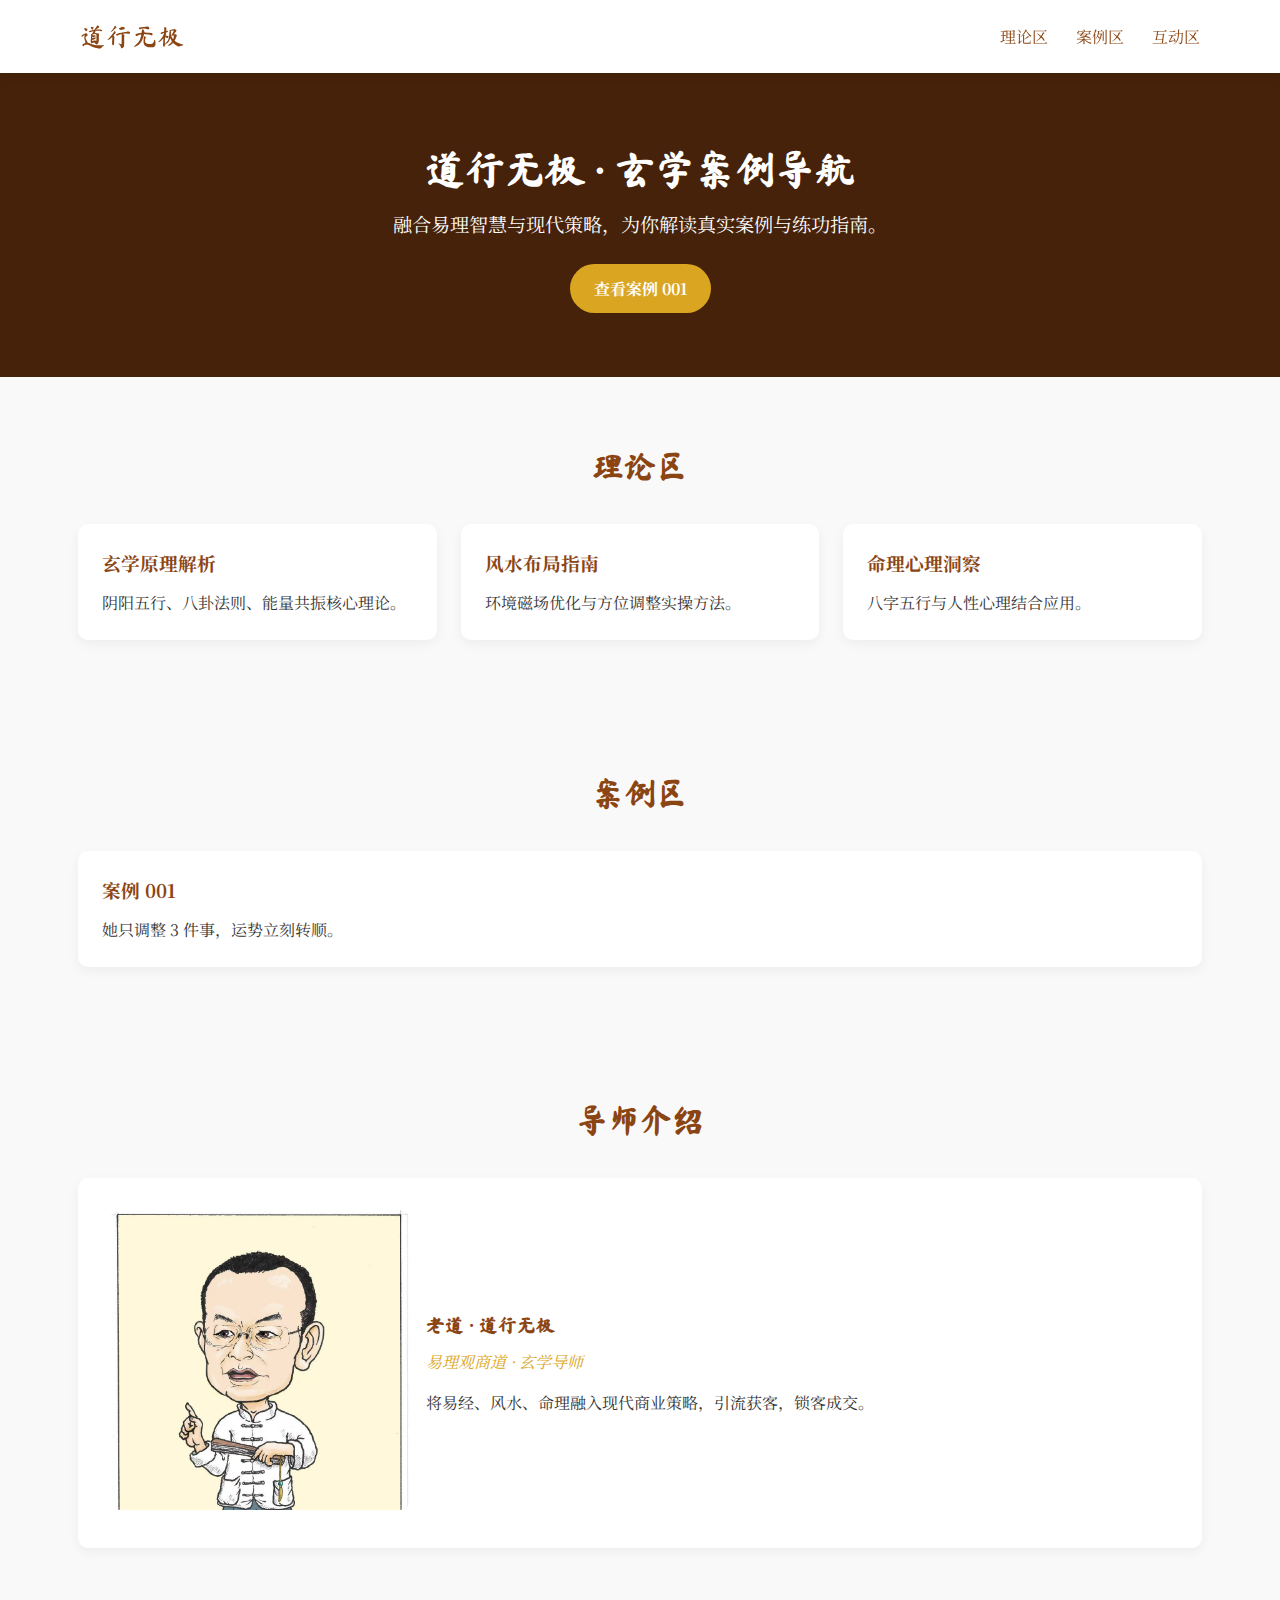
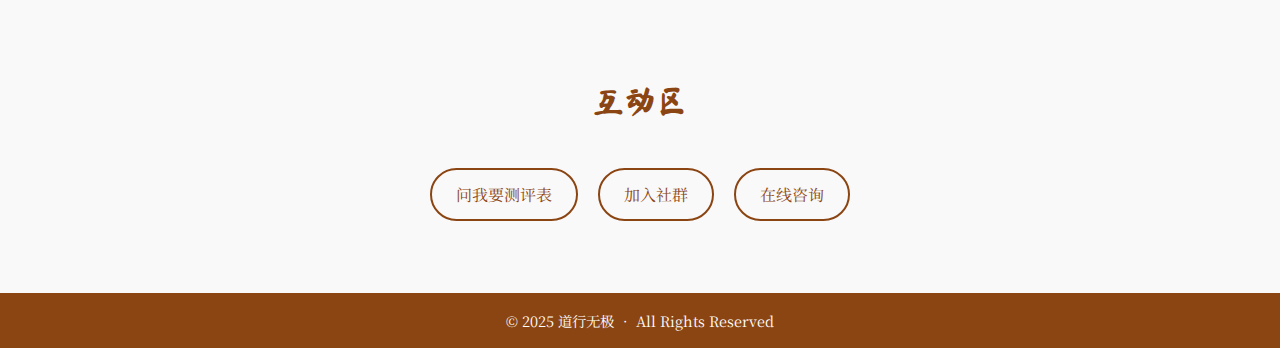
<file: index.html>
<!DOCTYPE html>
<html lang="zh-CN">
<head>
  <meta charset="UTF-8">
  <meta name="viewport" content="width=device-width, initial-scale=1.0">
  <title>道行无极 · 案例 & 理论 & 互动</title>
  <link rel="stylesheet" href="style.css">
  <link rel="preconnect" href="https://fonts.gstatic.com">
  <link href="https://fonts.googleapis.com/css2?family=Noto+Serif+SC&family=Ma+Shan+Zheng&display=swap" rel="stylesheet">
</head>
<body>
  <header>
    <div class="container nav">
      <div class="logo">道行无极</div>
      <nav class="nav-links">
        <a href="#theory">理论区</a>
        <a href="#cases">案例区</a>
        <a href="#interactive">互动区</a>
      </nav>
    </div>
  </header>

  <section class="hero">
    <div class="container hero-content">
      <h1>道行无极 · 玄学案例导航</h1>
      <p>融合易理智慧与现代策略，为你解读真实案例与练功指南。</p>
      <a href="#cases" class="btn btn-primary">查看案例 001</a>
    </div>
  </section>

  <section id="theory">
    <h2 class="section-title">理论区</h2>
    <div class="container card-grid">
      <a href="#" class="card">
        <h3>玄学原理解析</h3>
        <p>阴阳五行、八卦法则、能量共振核心理论。</p>
      </a>
      <a href="#" class="card">
        <h3>风水布局指南</h3>
        <p>环境磁场优化与方位调整实操方法。</p>
      </a>
      <a href="#" class="card">
        <h3>命理心理洞察</h3>
        <p>八字五行与人性心理结合应用。</p>
      </a>
    </div>
  </section>

  <section id="cases">
    <h2 class="section-title">案例区</h2>
    <div class="container card-grid">
      <a href="case001.html" class="card">
        <h3>案例 001</h3>
        <p>她只调整 3 件事，运势立刻转顺。</p>
      </a>
    </div>
  </section>

  <section id="mentor">
    <h2 class="section-title">导师介绍</h2>
    <div class="container mentor-card">
      <div class="mentor-image">
        <img src="mentor.jpg" alt="导师照片">
      </div>
      <div class="mentor-content">
        <h3>老道 · 道行无极</h3>
        <p class="title">易理观商道 · 玄学导师</p>
        <p>将易经、风水、命理融入现代商业策略，引流获客，锁客成交。</p>
      </div>
    </div>
  </section>

  <section id="interactive">
    <h2 class="section-title">互动区</h2>
    <div class="container interactive">
      <a href="#contact-form">问我要测评表</a>
      <a href="#community">加入社群</a>
      <a href="#consult">在线咨询</a>
    </div>
  </section>

  <footer>
    &copy; 2025 道行无极 • All Rights Reserved
  </footer>
</body>
</html>
</file>
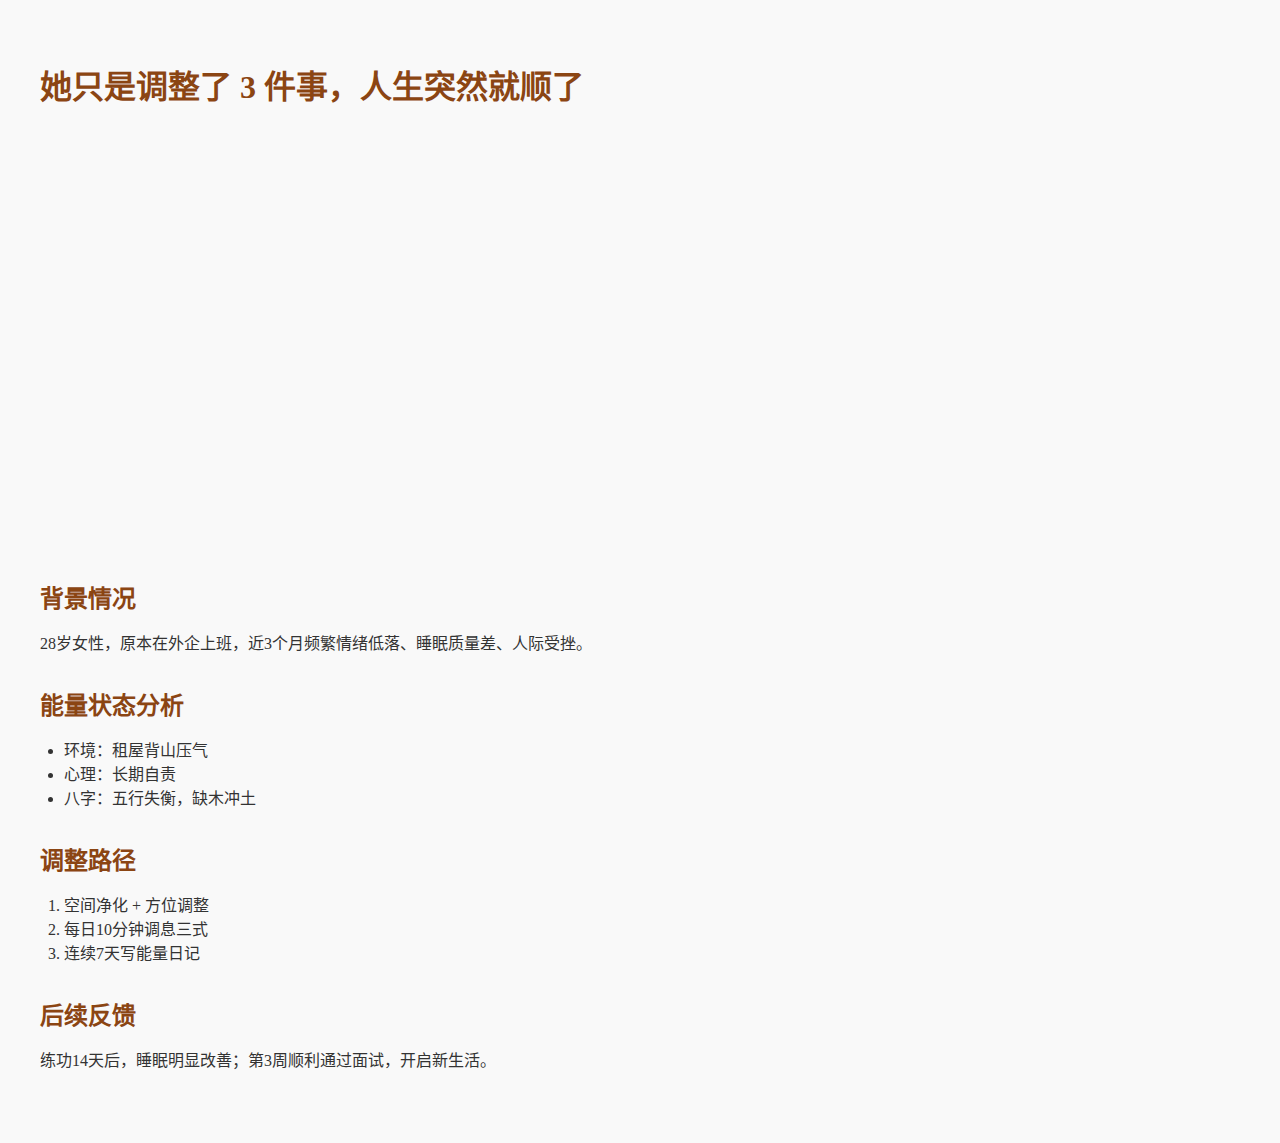
<file: case001.html>
<!DOCTYPE html>
<html lang="zh-CN">
<head>
  <meta charset="UTF-8">
  <meta name="viewport" content="width=device-width, initial-scale=1.0">
  <title>案例 001：她的人生为何转顺？</title>
  <style>
    body { font-family: 'Noto Serif SC', serif; background: #f9f9f9; color: #333; padding: 2rem; }
    h1 { color: #8B4513; font-family: 'Ma Shan Zheng', cursive; margin-bottom: 1rem; }
    iframe { width: 100%; height: 400px; border: none; margin-bottom: 2rem; }
    section { margin-bottom: 2rem; }
    h2 { color: #8B4513; margin-bottom: .5rem; }
    ul, ol { padding-left: 1.5rem; margin-bottom: 1rem; }
  </style>
</head>
<body>
  <h1>她只是调整了 3 件事，人生突然就顺了</h1>
  <iframe src="https://player.bilibili.com/player.html?bvid=BV1xx411c7mD" allowfullscreen></iframe>
  <section>
    <h2>背景情况</h2>
    <p>28岁女性，原本在外企上班，近3个月频繁情绪低落、睡眠质量差、人际受挫。</p>
  </section>
  <section>
    <h2>能量状态分析</h2>
    <ul>
      <li>环境：租屋背山压气</li>
      <li>心理：长期自责</li>
      <li>八字：五行失衡，缺木冲土</li>
    </ul>
  </section>
  <section>
    <h2>调整路径</h2>
    <ol>
      <li>空间净化 + 方位调整</li>
      <li>每日10分钟调息三式</li>
      <li>连续7天写能量日记</li>
    </ol>
  </section>
  <section>
    <h2>后续反馈</h2>
    <p>练功14天后，睡眠明显改善；第3周顺利通过面试，开启新生活。</p>
  </section>
</body>
</html>
</file>
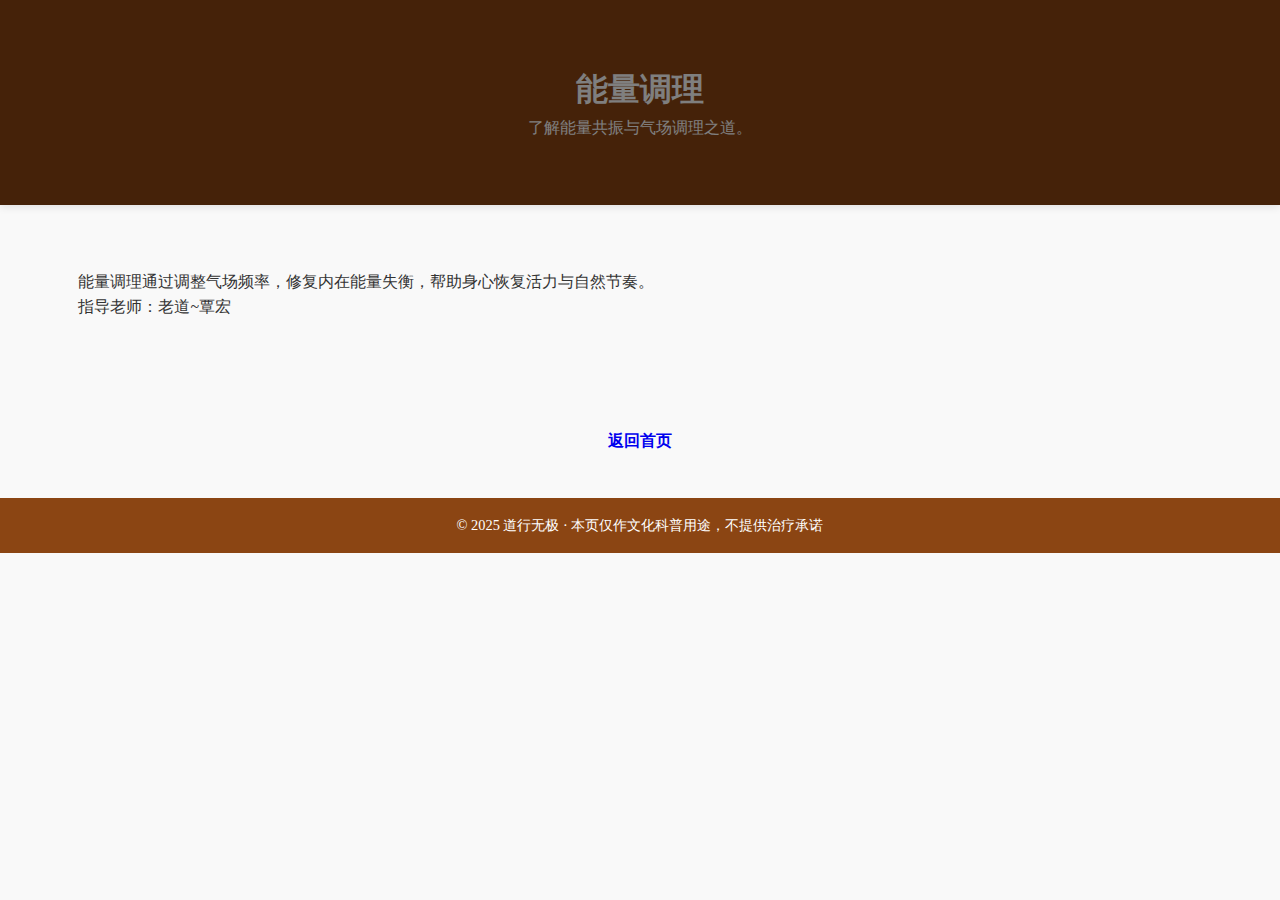
<file: energy.html>
<!DOCTYPE html>
<html lang="zh">
<head><meta charset="UTF-8"><meta name="viewport" content="width=device-width, initial-scale=1">
<title>能量调理 - 道行无极</title><link rel="stylesheet" href="style.css"></head>
<body><div id="energy-background"></div><header class="hero">
<h1>能量调理</h1><p>了解能量共振与气场调理之道。</p></header>
<section class="content"><div class="container">
<p>能量调理通过调整气场频率，修复内在能量失衡，帮助身心恢复活力与自然节奏。</p>
<p>指导老师：老道~覃宏</p></div></section>
<div style="text-align:center; margin:2rem;"><a href="index.html" class="btn">返回首页</a></div>
<footer><p>© 2025 道行无极 · 本页仅作文化科普用途，不提供治疗承诺</p></footer></body></html>
</file>
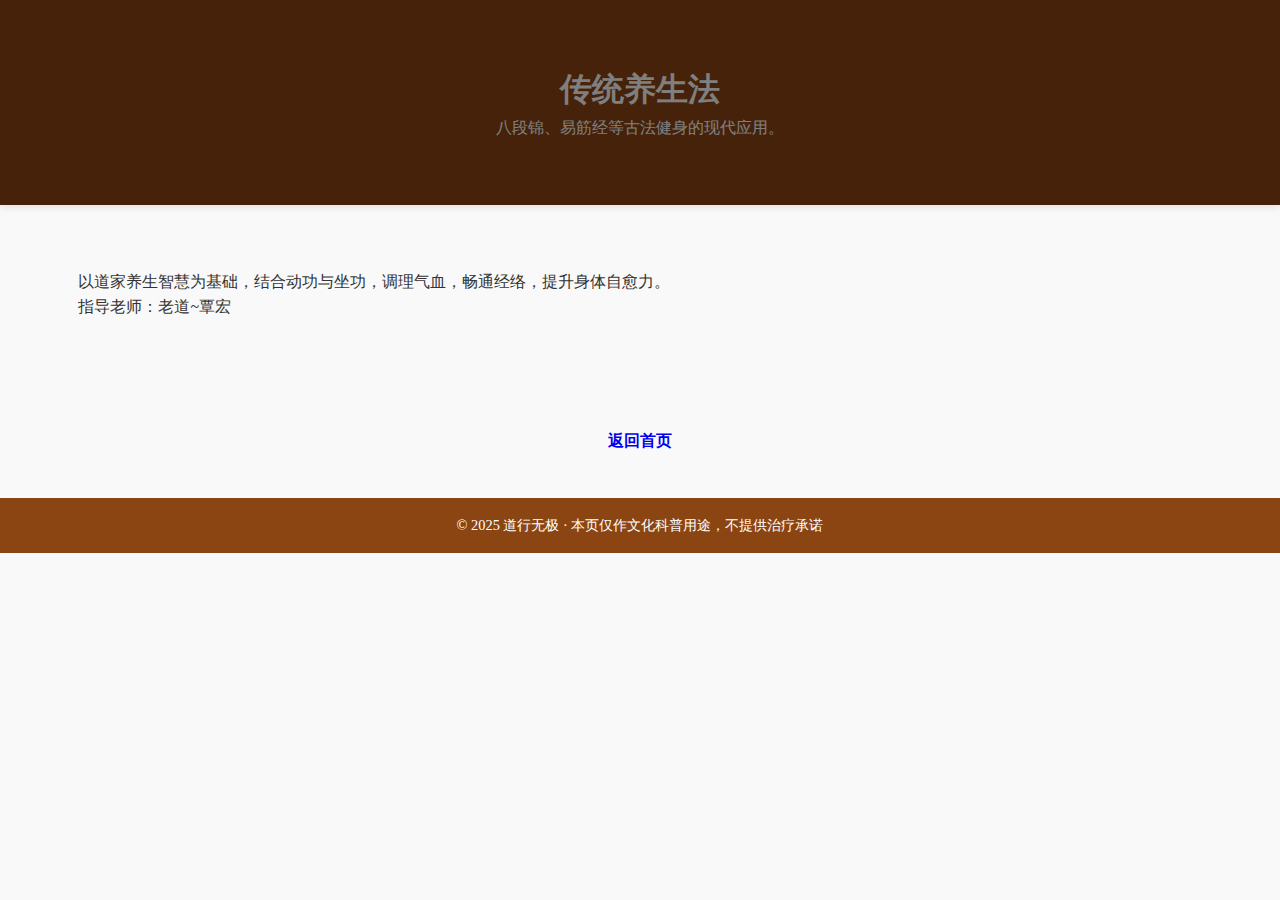
<file: health.html>
<!DOCTYPE html>
<html lang="zh">
<head><meta charset="UTF-8"><meta name="viewport" content="width=device-width, initial-scale=1">
  <script src="energy-background.js"></script>
<title>传统养生法 - 道行无极</title><link rel="stylesheet" href="style.css"></head>
<body><div id="energy-background"></div><header class="hero">
<h1>传统养生法</h1><p>八段锦、易筋经等古法健身的现代应用。</p></header>
<section class="content"><div class="container">
<p>以道家养生智慧为基础，结合动功与坐功，调理气血，畅通经络，提升身体自愈力。</p>
<p>指导老师：老道~覃宏</p></div></section>
<div style="text-align:center; margin:2rem;"><a href="index.html" class="btn">返回首页</a></div>
<footer><p>© 2025 道行无极 · 本页仅作文化科普用途，不提供治疗承诺</p></footer></body></html>
</file>
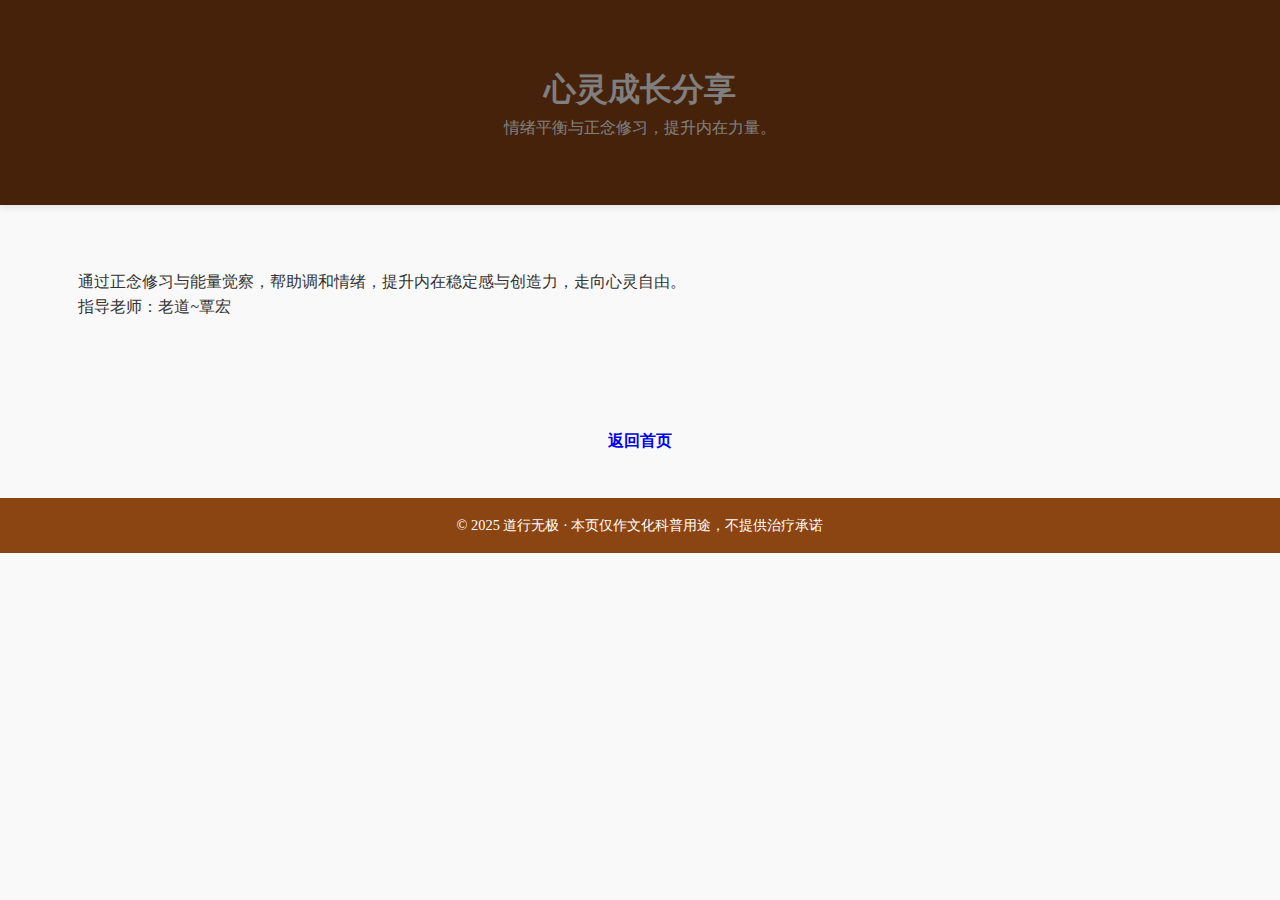
<file: mind.html>
<!DOCTYPE html>
<html lang="zh">
<head><meta charset="UTF-8"><meta name="viewport" content="width=device-width, initial-scale=1">
  <script src="energy-background.js"></script>
<title>心灵成长分享 - 道行无极</title><link rel="stylesheet" href="style.css"></head>
<body><div id="energy-background"></div><header class="hero">
<h1>心灵成长分享</h1><p>情绪平衡与正念修习，提升内在力量。</p></header>
<section class="content"><div class="container">
<p>通过正念修习与能量觉察，帮助调和情绪，提升内在稳定感与创造力，走向心灵自由。</p>
<p>指导老师：老道~覃宏</p></div></section>
<div style="text-align:center; margin:2rem;"><a href="index.html" class="btn">返回首页</a></div>
<footer><p>© 2025 道行无极 · 本页仅作文化科普用途，不提供治疗承诺</p></footer></body></html>
</file>
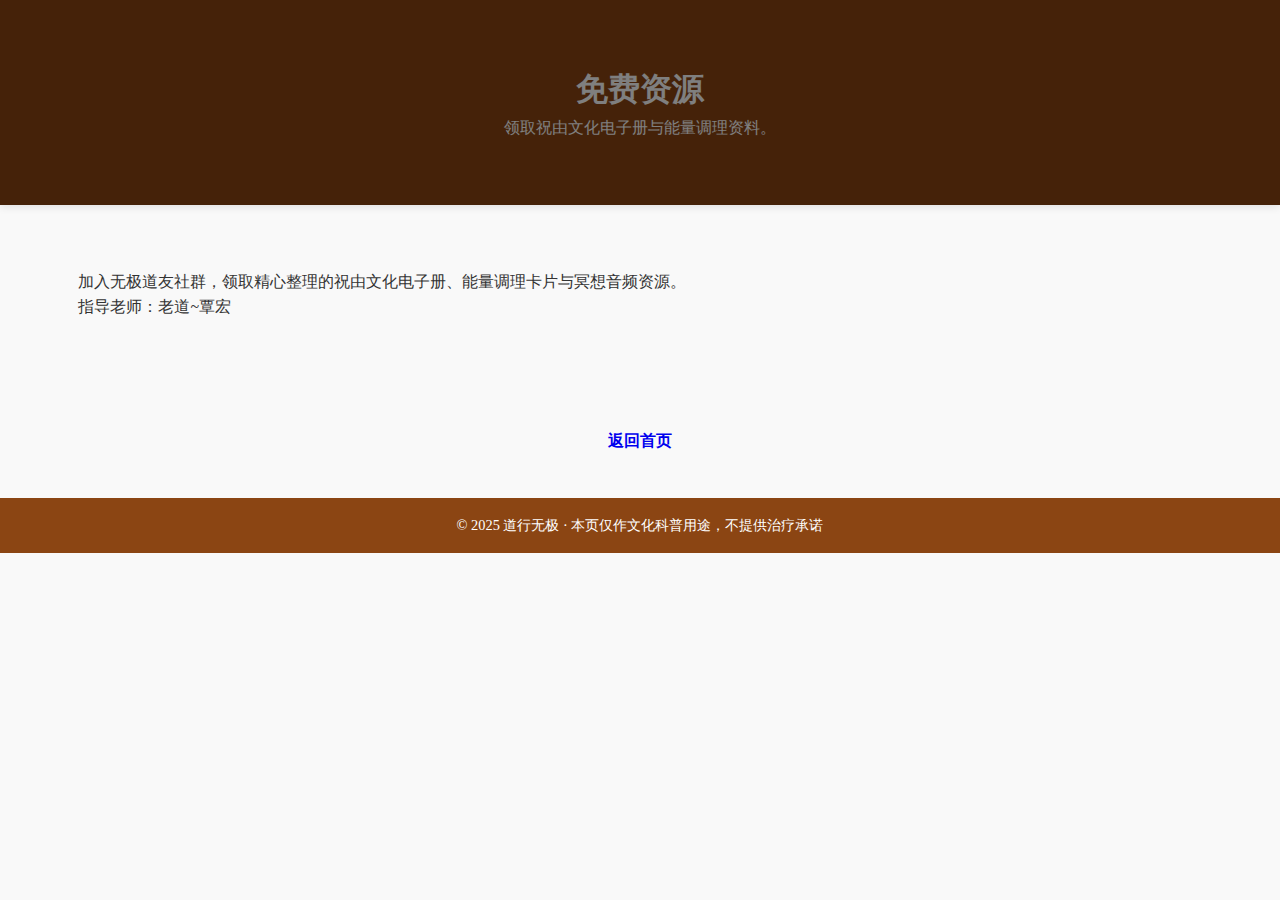
<file: resource.html>
<!DOCTYPE html>
<html lang="zh">
<head><meta charset="UTF-8"><meta name="viewport" content="width=device-width, initial-scale=1">
  <script src="energy-background.js"></script>
<title>免费资源 - 道行无极</title><link rel="stylesheet" href="style.css"></head>
<body><div id="energy-background"></div><header class="hero">
<h1>免费资源</h1><p>领取祝由文化电子册与能量调理资料。</p></header>
<section class="content"><div class="container">
<p>加入无极道友社群，领取精心整理的祝由文化电子册、能量调理卡片与冥想音频资源。</p>
<p>指导老师：老道~覃宏</p></div></section>
<div style="text-align:center; margin:2rem;"><a href="index.html" class="btn">返回首页</a></div>
<footer><p>© 2025 道行无极 · 本页仅作文化科普用途，不提供治疗承诺</p></footer></body></html>
</file>
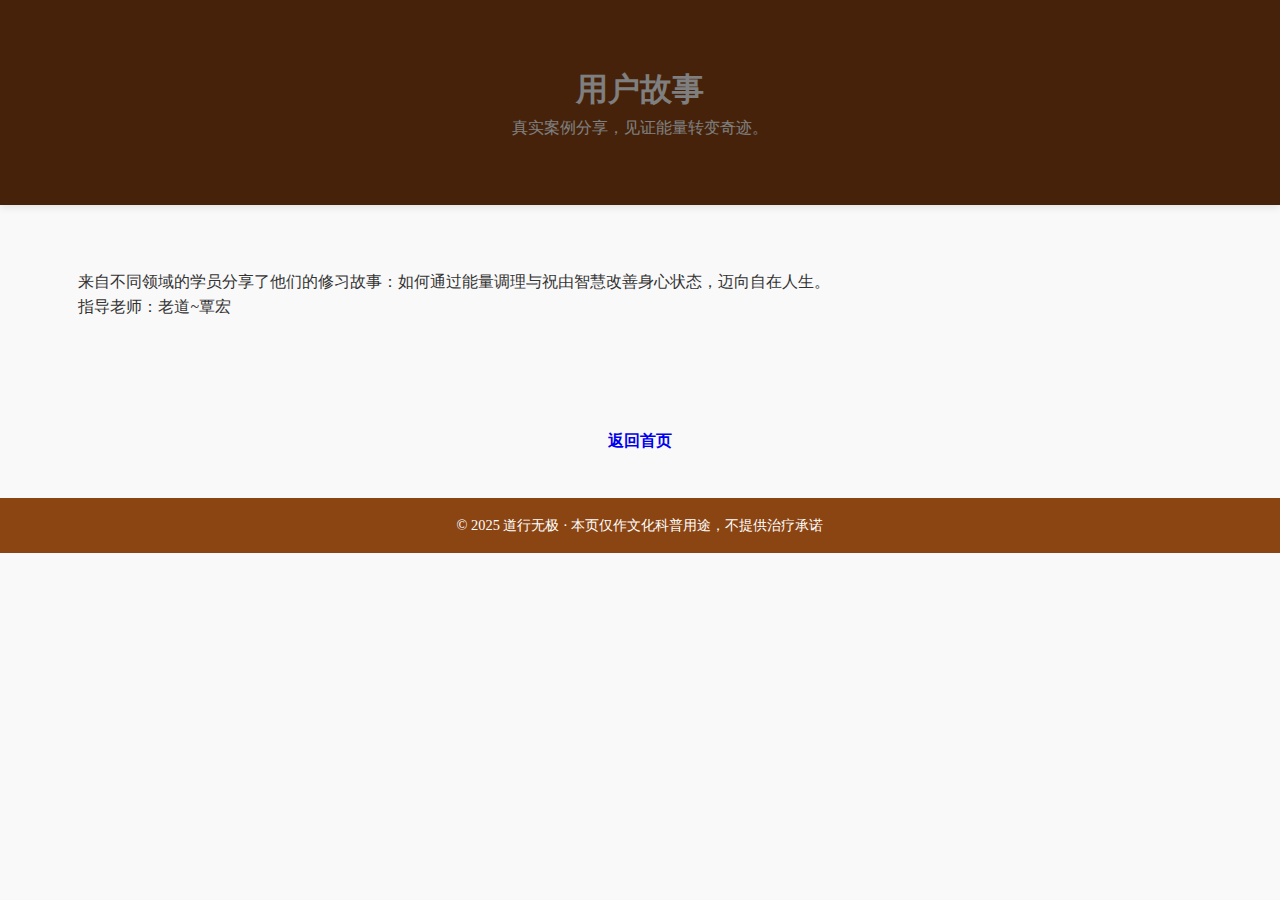
<file: story.html>
<!DOCTYPE html>
<html lang="zh">
<head><meta charset="UTF-8"><meta name="viewport" content="width=device-width, initial-scale=1">
<title>用户故事 - 道行无极</title><link rel="stylesheet" href="style.css"></head>
<body><div id="energy-background"></div><header class="hero">
<h1>用户故事</h1><p>真实案例分享，见证能量转变奇迹。</p></header>
<section class="content"><div class="container">
<p>来自不同领域的学员分享了他们的修习故事：如何通过能量调理与祝由智慧改善身心状态，迈向自在人生。</p>
<p>指导老师：老道~覃宏</p></div></section>
<div style="text-align:center; margin:2rem;"><a href="index.html" class="btn">返回首页</a></div>
<footer><p>© 2025 道行无极 · 本页仅作文化科普用途，不提供治疗承诺</p></footer></body></html>
</file>
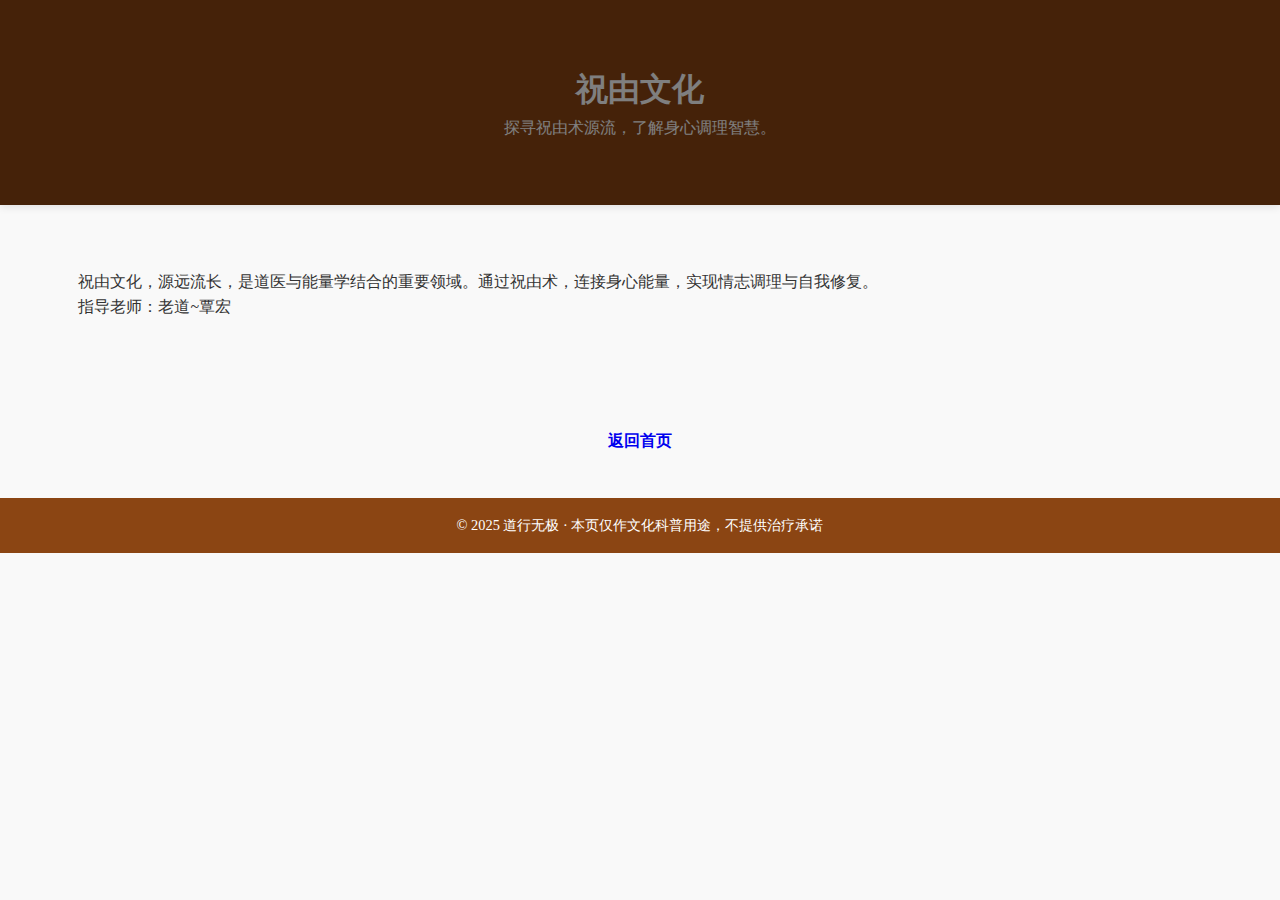
<file: zhuyou.html>
<!DOCTYPE html>
<html lang="zh">
<head><meta charset="UTF-8"><meta name="viewport" content="width=device-width, initial-scale=1">
<title>祝由文化 - 道行无极</title><link rel="stylesheet" href="style.css"></head>
<body><div id="energy-background"></div><header class="hero">
<h1>祝由文化</h1><p>探寻祝由术源流，了解身心调理智慧。</p></header>
<section class="content"><div class="container">
<p>祝由文化，源远流长，是道医与能量学结合的重要领域。通过祝由术，连接身心能量，实现情志调理与自我修复。</p>
<p>指导老师：老道~覃宏</p></div></section>
<div style="text-align:center; margin:2rem;"><a href="index.html" class="btn">返回首页</a></div>
<footer><p>© 2025 道行无极 · 本页仅作文化科普用途，不提供治疗承诺</p></footer></body></html>
</file>
<file: style.css>
:root {
  --primary: #8B4513;
  --secondary: #DAA520;
  --text: #333;
  --bg-light: #f9f9f9;
  --font-main: 'Noto Serif SC', serif;
  --font-heading: 'Ma Shan Zheng', cursive;
}
* {
  margin: 0;
  padding: 0;
  box-sizing: border-box;
}
body {
  font-family: var(--font-main);
  background: var(--bg-light);
  color: var(--text);
  line-height: 1.6;
}
.container {
  width: 90%;
  max-width: 1200px;
  margin: auto;
}
header {
  background: white;
  box-shadow: 0 2px 8px rgba(0,0,0,0.1);
  position: sticky;
  top: 0;
  z-index: 10;
}
.nav {
  display: flex;
  align-items: center;
  justify-content: space-between;
  padding: 1rem;
}
.logo {
  font-family: var(--font-heading);
  font-size: 1.6rem;
  color: var(--primary);
}
.nav-links a {
  margin-left: 1.5rem;
  color: var(--primary);
  text-decoration: none;
  font-size: 1rem;
  transition: color .3s;
}
.nav-links a:hover {
  color: var(--secondary);
}
.hero {
  background: var(--primary) url('https://images.unsplash.com/photo-1506318137071-a8e063b4bec0?auto=format&fit=crop&w=1350') center/cover no-repeat;
  color: #fff;
  text-align: center;
  padding: 4rem 1rem;
  position: relative;
}
.hero::after {
  content: '';
  position: absolute;
  inset: 0;
  background: rgba(0,0,0,0.5);
}
.hero-content {
  position: relative;
  z-index: 1;
}
.hero-content h1 {
  font-family: var(--font-heading);
  font-size: 2.5rem;
  margin-bottom: .5rem;
}
.hero-content p {
  font-size: 1.2rem;
  margin-bottom: 1.5rem;
}
.btn {
  display: inline-block;
  padding: .75rem 1.5rem;
  border-radius: 30px;
  text-decoration: none;
  font-weight: bold;
  transition: background .3s;
}
.btn-primary {
  background: var(--secondary);
  color: #fff;
}
.btn-primary:hover {
  background: var(--text);
}
section {
  padding: 4rem 1rem;
}
.section-title {
  font-family: var(--font-heading);
  font-size: 2rem;
  color: var(--primary);
  text-align: center;
  margin-bottom: 2rem;
}
.card-grid {
  display: grid;
  grid-template-columns: repeat(auto-fit, minmax(240px,1fr));
  gap: 1.5rem;
}
.card {
  background: #fff;
  padding: 1.5rem;
  border-radius: 10px;
  box-shadow: 0 4px 12px rgba(0,0,0,0.05);
  text-decoration: none;
  color: var(--text);
  transition: transform .3s, box-shadow .3s;
}
.card:hover {
  transform: translateY(-5px);
  box-shadow: 0 8px 20px rgba(0,0,0,0.1);
}
.card h3 {
  margin-bottom: .75rem;
  color: var(--primary);
}
.mentor-card {
  display: flex;
  flex-wrap: wrap;
  align-items: center;
  background: #fff;
  padding: 2rem;
  border-radius: 10px;
  box-shadow: 0 4px 12px rgba(0,0,0,0.05);
}
.mentor-image img {
  width: 100%;
  max-width: 300px;
  border-radius: 10px;
}
.mentor-content {
  flex: 1;
  padding: 1rem;
}
.mentor-content h3 {
  font-family: var(--font-heading);
  color: var(--primary);
  margin-bottom: .5rem;
}
.mentor-content .title {
  color: var(--secondary);
  font-style: italic;
  margin-bottom: 1rem;
}
.interactive {
  text-align: center;
}
.interactive a {
  display: inline-block;
  margin: .5rem;
  padding: .75rem 1.5rem;
  border: 2px solid var(--primary);
  border-radius: 30px;
  color: var(--primary);
  text-decoration: none;
  transition: background .3s, color .3s;
}
.interactive a:hover {
  background: var(--primary);
  color: #fff;
}
footer {
  background: var(--primary);
  color: #fff;
  text-align: center;
  padding: 1rem;
  font-size: .9rem;
}
</file>
